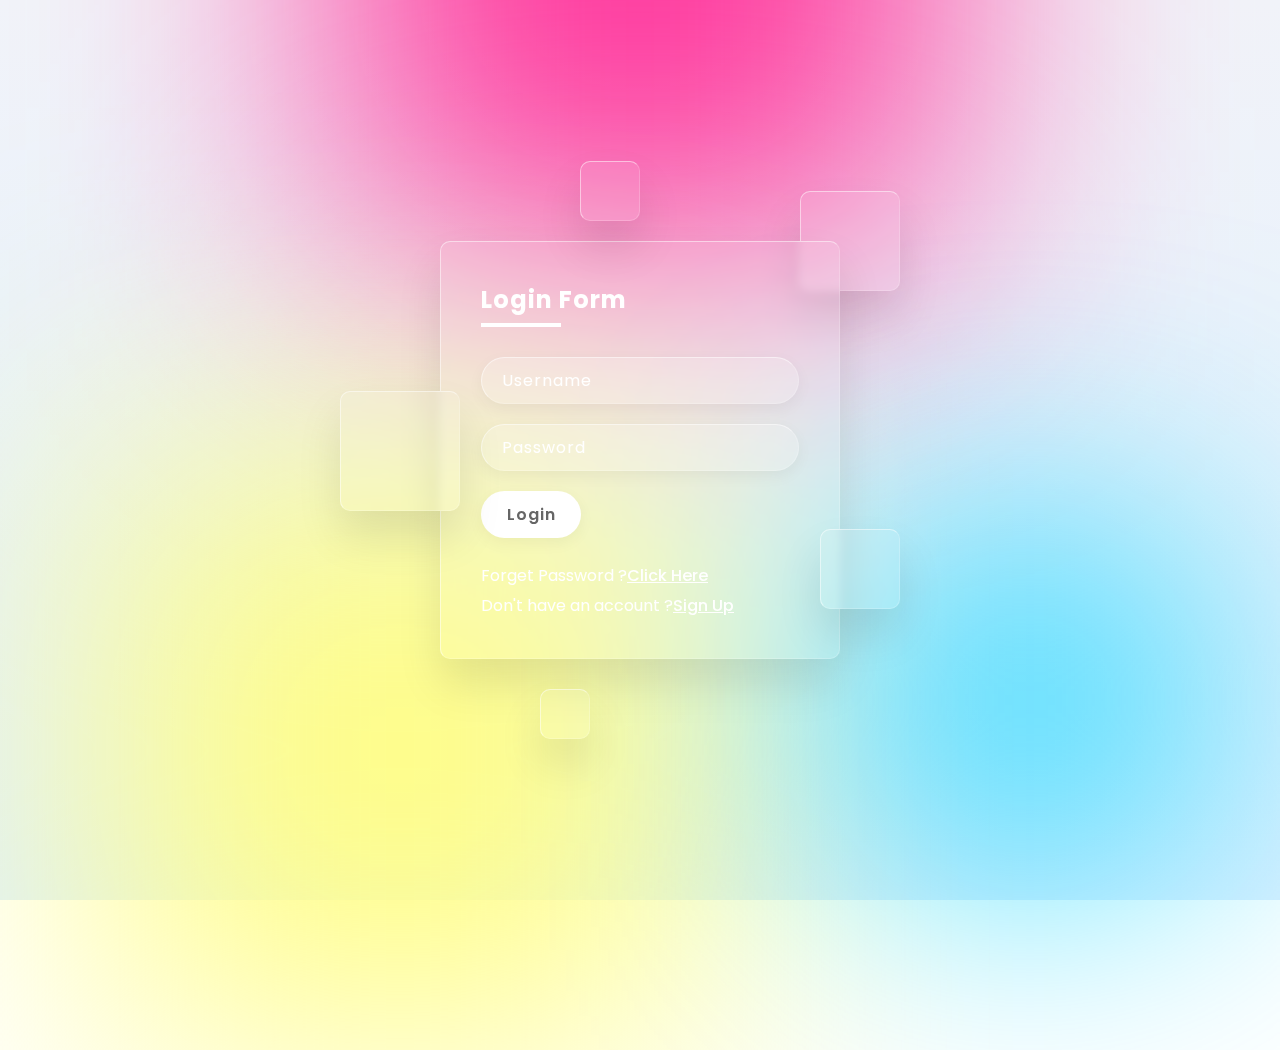
<file: glassmorphism-login-form/index.html>
<!DOCTYPE html>
<html lang="en">
  <head>
    <title></title>
    <meta charset="UTF-8" />
    <meta name="viewport" content="width=device-width, initial-scale=1" />
    <link href="style.css" rel="stylesheet" />
  </head>
  <body>
    <section>
      <div class="color"></div>
      <div class="color"></div>
      <div class="color"></div>
      <div class="box">
        <div class="square" style="--i: 0"></div>
        <div class="square" style="--i: 1"></div>
        <div class="square" style="--i: 2"></div>
        <div class="square" style="--i: 3"></div>
        <div class="square" style="--i: 4"></div>
        <div class="container">
          <div class="form">
            <h2>Login Form</h2>
            <form action="#">
              <div class="inputBox">
                <input type="text" placeholder="Username" />
              </div>
              <div class="inputBox">
                <input type="password" placeholder="Password" />
              </div>
              <div class="inputBox">
                <input type="submit" value="Login" />
              </div>
              <p class="forget">Forget Password ?<a href="#">Click Here</a></p>
              <p class="forget">
                Don't have an account ?<a href="#">Sign Up</a>
              </p>
            </form>
          </div>
        </div>
      </div>
    </section>
  </body>
</html>
</file>
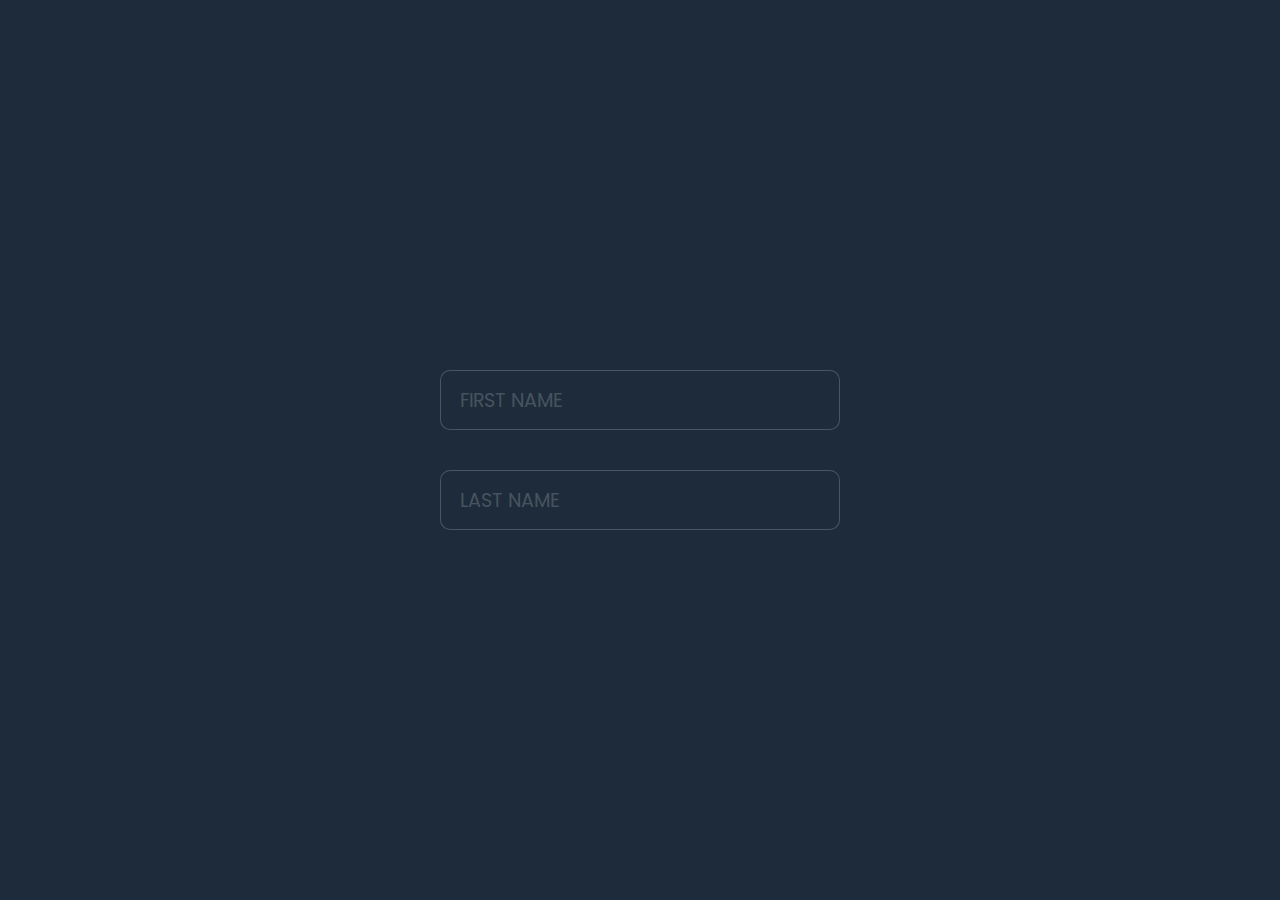
<file: login-form/index.html>
<!DOCTYPE html>
<html lang="en">
  <head>
    <title>Input Field Text Animation</title>
    <meta charset="UTF-8" />
    <meta name="viewport" content="width=device-width, initial-scale=1" />
    <link href="style.css" rel="stylesheet" />
  </head>
  <body>
    <form action="#">
      <div class="inputBox">
        <input type="text" required />
        <span>first name</span>
      </div>
      <div class="inputBox">
        <input type="text" required />
        <span>last name</span>
      </div>
    </form>
  </body>
</html>
</file>
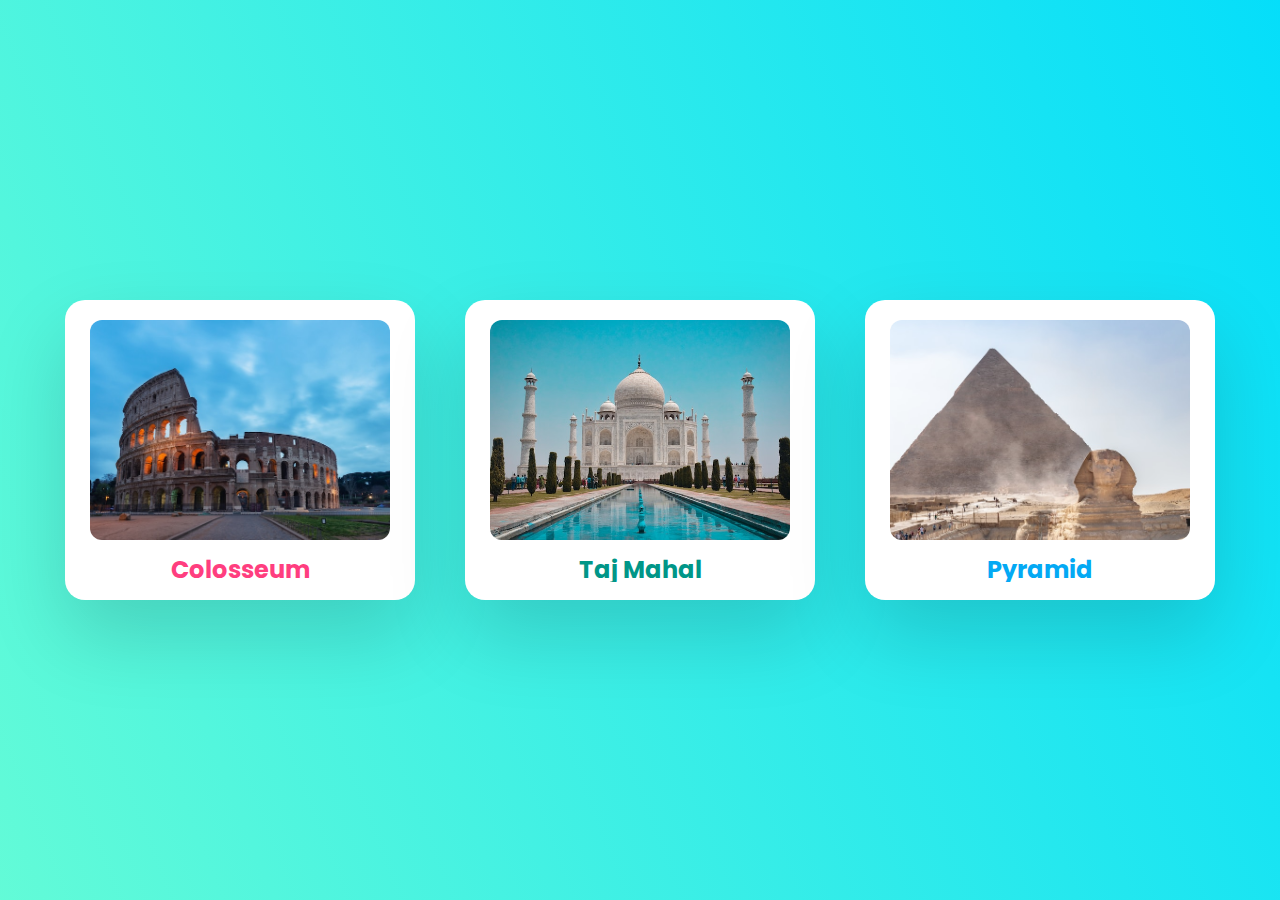
<file: responsive-card-01/index.html>
<!DOCTYPE html>
<html lang="en">
  <head>
    <title>Responsive Card 01</title>
    <meta charset="UTF-8" />
    <meta name="viewport" content="width=device-width, initial-scale=1" />
    <link href="style.css" rel="stylesheet" />
  </head>
  <body>
    <div class="container">
      <div class="card" style="--clr: #ff3e7f">
        <div class="imgBox">
          <img src="..\public\img4.jpg" alt="colosseum" />
        </div>
        <div class="content">
          <h2>colosseum</h2>
          <p>
            Labore maxime voluptatibus incidunt possimus reprehenderit
            dignissimos atque qui ipsum, eaque asperiores, numquam quod, maiores
            quibusdam velit fugit quis eum. Tempora, magnam!
          </p>
          <button>read more</button>
        </div>
      </div>

      <div class="card" style="--clr: #009688">
        <div class="imgBox">
          <img src="..\public\img5.jpg" alt="colosseum" />
        </div>
        <div class="content">
          <h2>taj mahal</h2>
          <p>
            Lorem ipsum dolor, sit amet consectetur adipisicing elit. Nobis
            natus soluta quaerat voluptatem iusto velit voluptatibus nulla quas
            quae?
          </p>
          <button>read more</button>
        </div>
      </div>
      <div class="card" style="--clr: #03a9f4">
        <div class="imgBox">
          <img src="..\public\img6.jpg" alt="colosseum" />
        </div>
        <div class="content">
          <h2>pyramid</h2>
          <p>
            Lorem ipsum dolor sit amet consectetur adipisicing elit. Eligendi
            repudiandae voluptatem fugit quasi, illum quam et quis vel id fuga.
            Accusamus, eum! Quas, expedita!
          </p>
          <button>read more</button>
        </div>
      </div>
    </div>
  </body>
</html>
</file>
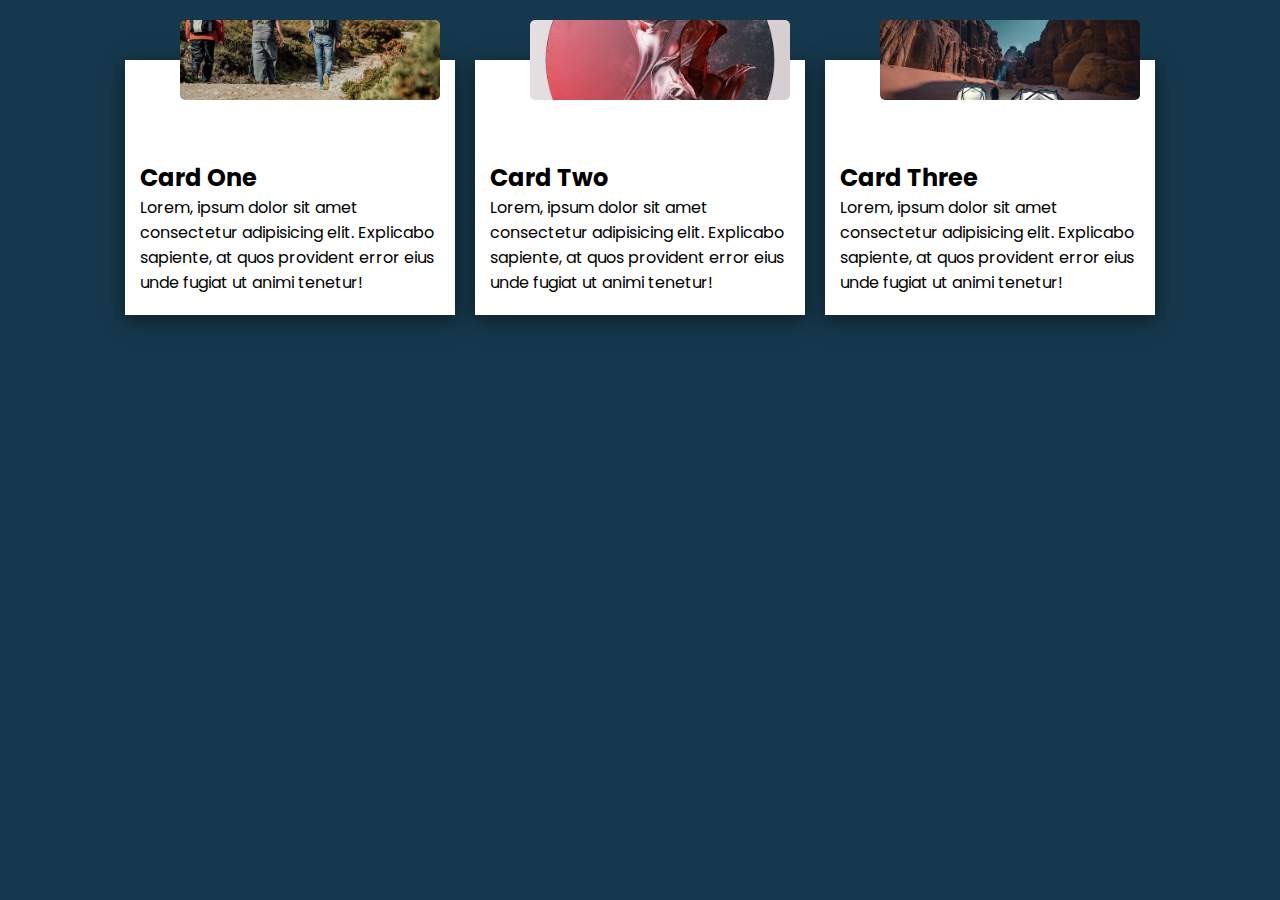
<file: responsive-card/index.html>
<!DOCTYPE html>
<html lang="en">
  <head>
    <title>Responsive Card</title>
    <meta charset="UTF-8" />
    <meta name="viewport" content="width=device-width, initial-scale=1" />
    <link href="style.css" rel="stylesheet" />
  </head>
  <body>
    <div class="container">
      <div class="card">
        <div class="imgBox"><img src="..\public\img1.jpg" alt="img1" /></div>
        <div class="content">
          <h2>Card One</h2>
          <p>
            Lorem, ipsum dolor sit amet consectetur adipisicing elit. Explicabo
            sapiente, at quos provident error eius unde fugiat ut animi tenetur!
          </p>
        </div>
      </div>
      <div class="card">
        <div class="imgBox"><img src="..\public\img2.jpg" alt="img1" /></div>
        <div class="content">
          <h2>Card Two</h2>
          <p>
            Lorem, ipsum dolor sit amet consectetur adipisicing elit. Explicabo
            sapiente, at quos provident error eius unde fugiat ut animi tenetur!
          </p>
        </div>
      </div>
      <div class="card">
        <div class="imgBox"><img src="..\public\img3.jpg" alt="img1" /></div>
        <div class="content">
          <h2>Card Three</h2>
          <p>
            Lorem, ipsum dolor sit amet consectetur adipisicing elit. Explicabo
            sapiente, at quos provident error eius unde fugiat ut animi tenetur!
          </p>
        </div>
      </div>
    </div>
  </body>
</html>
</file>
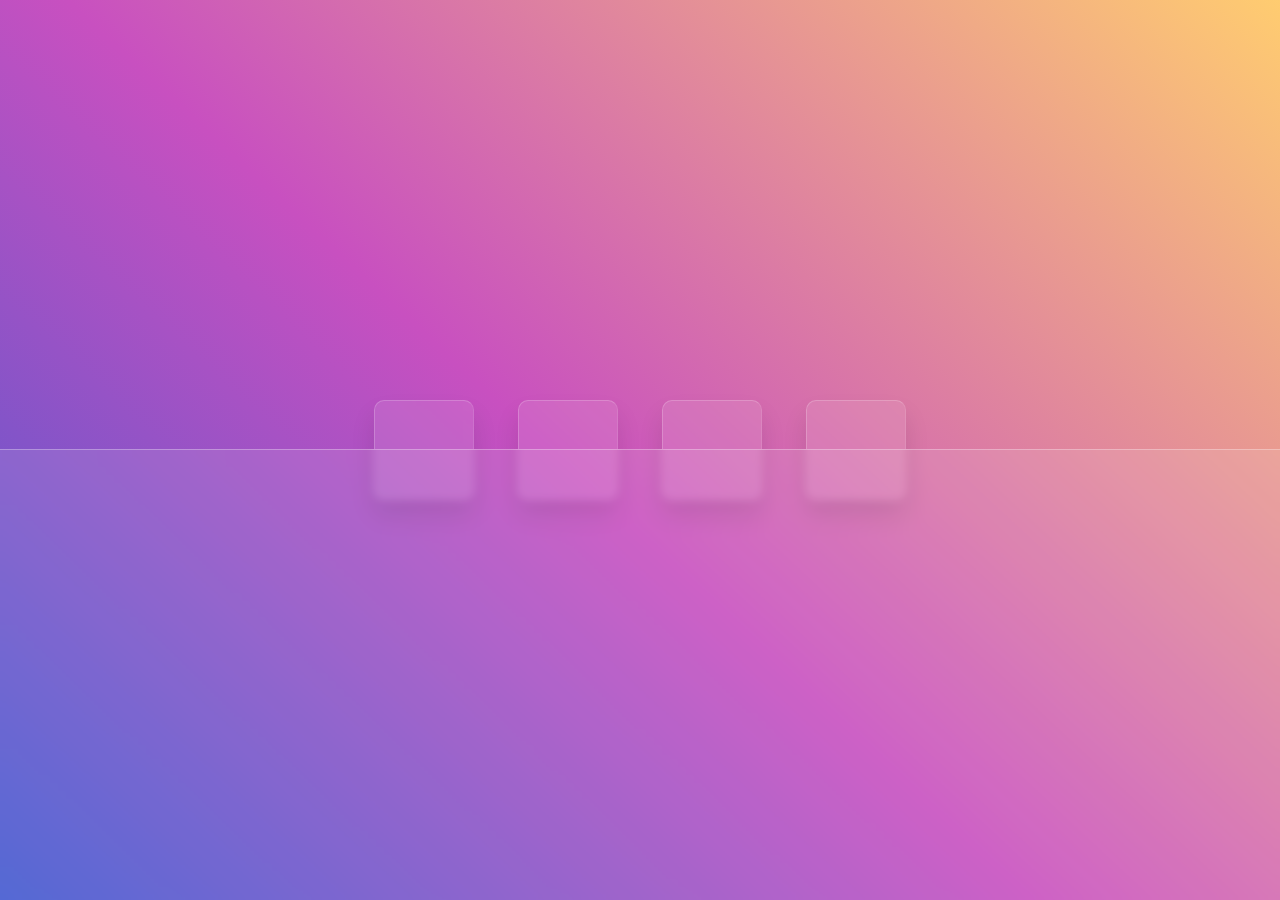
<file: z-index/index.html>
<!DOCTYPE html>
<html lang="en">
  <head>
    <title></title>
    <meta charset="UTF-8" />
    <meta name="viewport" content="width=device-width, initial-scale=1" />
    <link href="style.css" rel="stylesheet" />
    <link
      rel="stylesheet"
      href="https://cdnjs.cloudflare.com/ajax/libs/font-awesome/6.4.0/css/all.min.css"
      integrity="sha512-iecdLmaskl7CVkqkXNQ/ZH/XLlvWZOJyj7Yy7tcenmpD1ypASozpmT/E0iPtmFIB46ZmdtAc9eNBvH0H/ZpiBw=="
      crossorigin="anonymous"
      referrerpolicy="no-referrer"
    />
  </head>
  <body>
    <section>
      <ul>
        <li>
          <a href="#"><i class="fa-brands fa-facebook-f"></i></a>
        </li>
        <li><i class="fa-brands fa-twitter"></i></li>
        <li><i class="fa-brands fa-paypal"></i></li>
        <li><i class="fa-brands fa-google"></i></li>
      </ul>
    </section>
  </body>
</html>
</file>
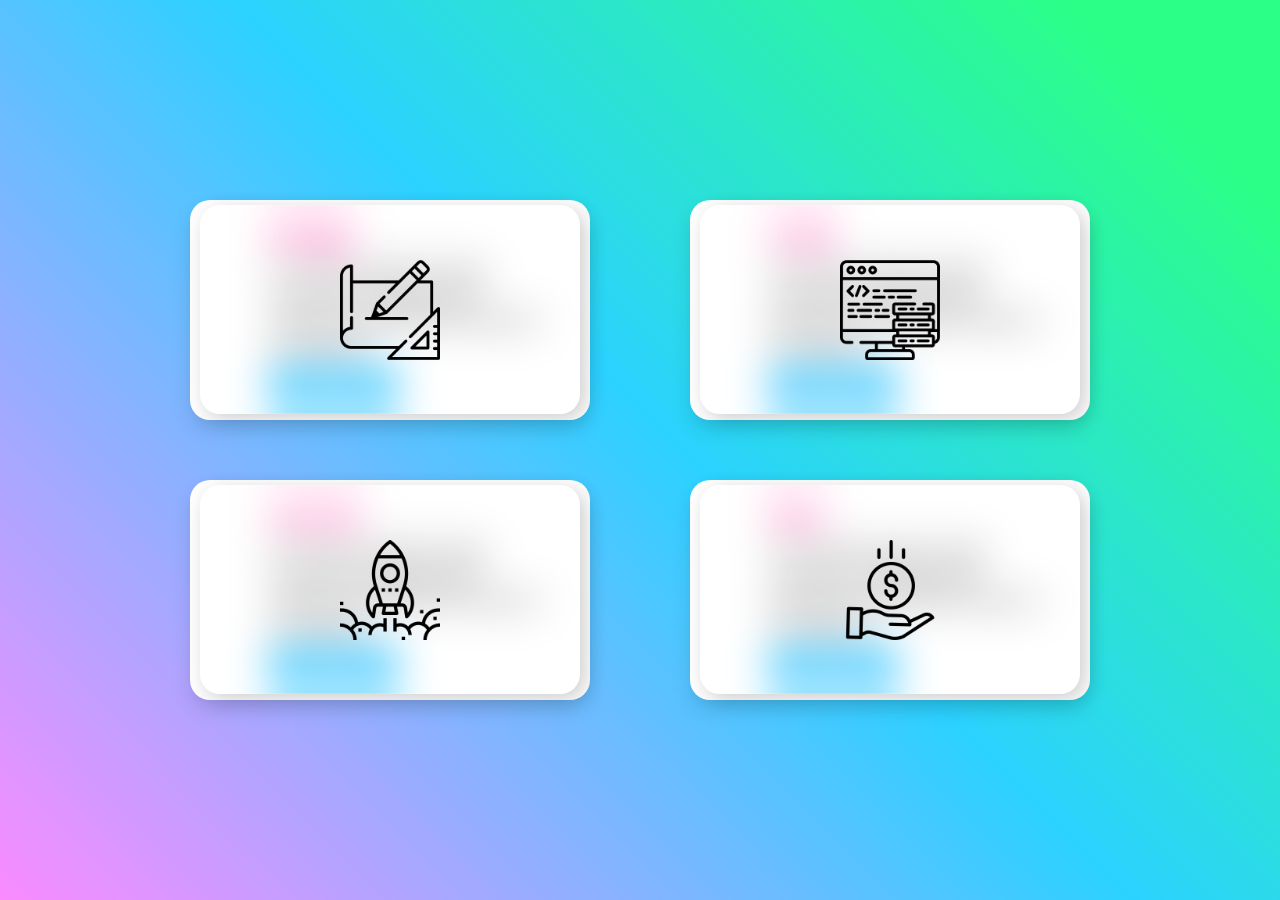
<file: cards/glass-morphism-cards/index.html>
<!DOCTYPE html>
<html lang="en">
  <head>
    <title>Glass Morphism Card</title>
    <meta charset="UTF-8" />
    <meta name="viewport" content="width=device-width, initial-scale=1" />
    <link href="style.css" rel="stylesheet" />
  </head>
  <body>
    <div class="container">
      <div class="card">
        <div class="imgBox"><img src="img1.png" alt="" /></div>
        <div class="content">
          <h2>Design</h2>
          <p>
            Lorem ipsum dolor sit amet, consectetur adipisicing elit. Asperiores
            quas dolorem quos sint eius eligendi.
          </p>
          <a href="#">Read More</a>
        </div>
      </div>
      <div class="card">
        <div class="imgBox"><img src="img2.png" alt="" /></div>
        <div class="content">
          <h2>Code</h2>
          <p>
            Lorem ipsum dolor sit amet, consectetur adipisicing elit. Asperiores
            quas dolorem quos sint eius eligendi.
          </p>
          <a href="#">Read More</a>
        </div>
      </div>
      <div class="card">
        <div class="imgBox"><img src="img3.png" alt="" /></div>
        <div class="content">
          <h2>Launch</h2>
          <p>
            Lorem ipsum dolor sit amet, consectetur adipisicing elit. Asperiores
            quas dolorem quos sint eius eligendi.
          </p>
          <a href="#">Read More</a>
        </div>
      </div>
      <div class="card">
        <div class="imgBox"><img src="img4.png" alt="" /></div>
        <div class="content">
          <h2>Earn</h2>
          <p>
            Lorem ipsum dolor sit amet, consectetur adipisicing elit. Asperiores
            quas dolorem quos sint eius eligendi.
          </p>
          <a href="#">Read More</a>
        </div>
      </div>
    </div>
  </body>
</html>
</file>
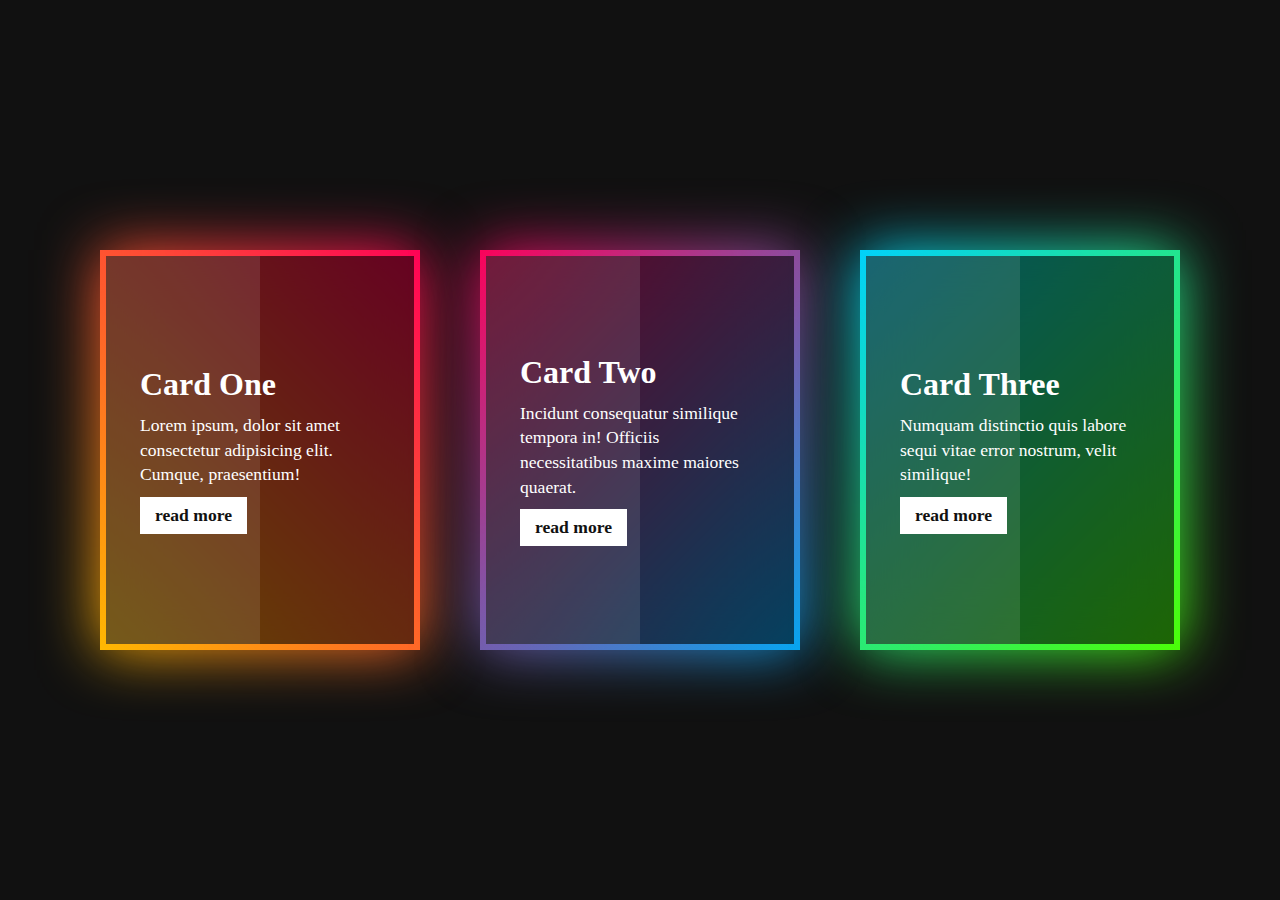
<file: cards/gradient-border/index.html>
<!DOCTYPE html>
<html lang="en">
  <head>
    <title>Gradient Border Cards</title>
    <meta charset="UTF-8" />
    <meta name="viewport" content="width=device-width, initial-scale=1" />
    <link href="style.css" rel="stylesheet" />
  </head>
  <body>
    <div class="container">
      <div class="box">
        <span></span>
        <div class="content">
          <h2>Card One</h2>
          <p>
            Lorem ipsum, dolor sit amet consectetur adipisicing elit. Cumque,
            praesentium!
          </p>
          <a href="#">read more</a>
        </div>
      </div>
      <div class="box">
        <span></span>
        <div class="content">
          <h2>Card Two</h2>
          <p>
            Incidunt consequatur similique tempora in! Officiis necessitatibus
            maxime maiores quaerat.
          </p>
          <a href="#">read more</a>
        </div>
      </div>
      <div class="box">
        <span></span>
        <div class="content">
          <h2>Card Three</h2>
          <p>
            Numquam distinctio quis labore sequi vitae error nostrum, velit
            similique!
          </p>
          <a href="#">read more</a>
        </div>
      </div>
    </div>
  </body>
</html>
</file>
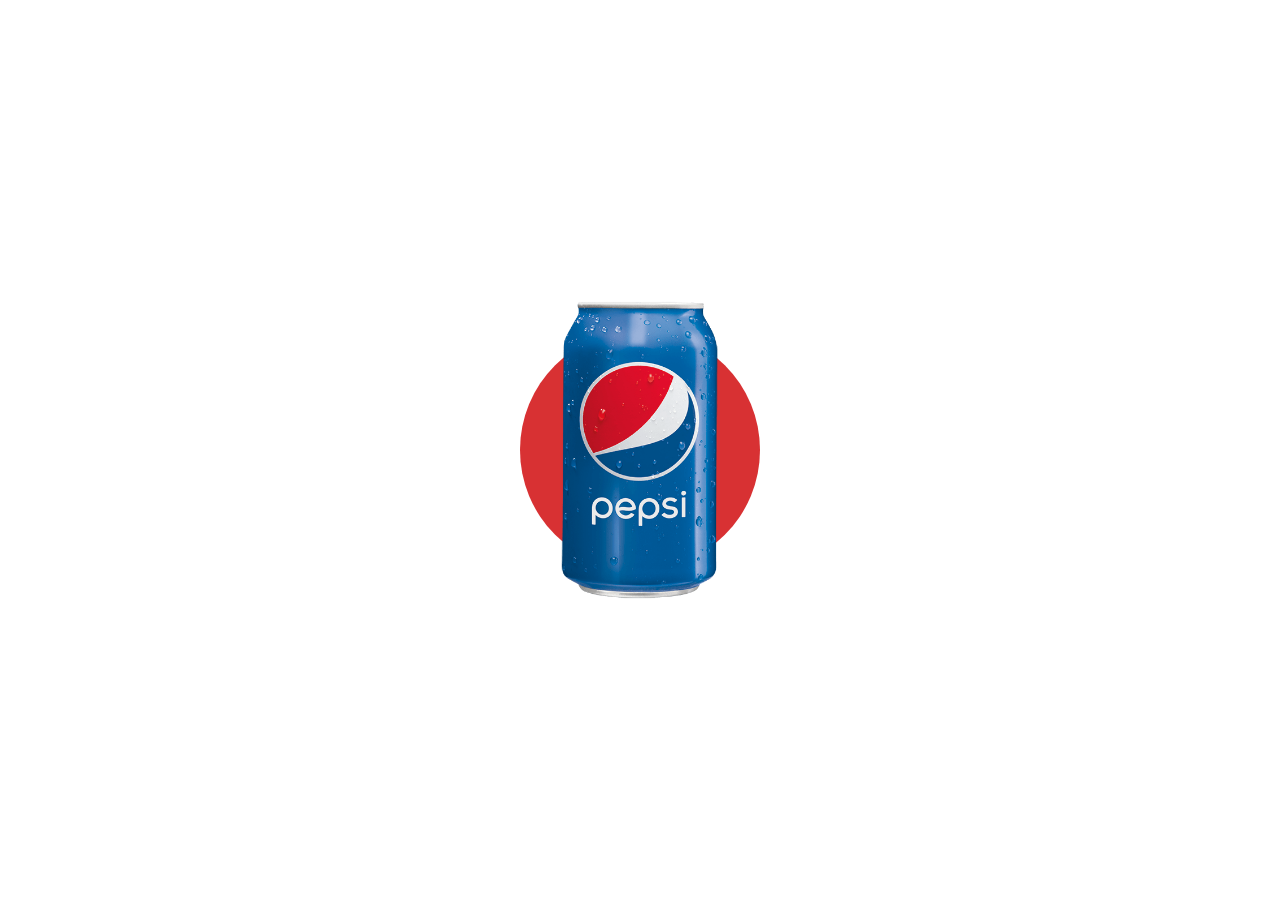
<file: cards/pepsi/index.html>
<!DOCTYPE html>
<html lang="en">
  <head>
    <title>Pepsi Responsive Card</title>
    <meta charset="UTF-8" />
    <meta name="viewport" content="width=device-width, initial-scale=1" />
    <link href="style.css" rel="stylesheet" />
  </head>
  <body>
    <div class="card">
      <div class="circle"></div>
      <div class="content">
        <h2>Pepsi Cola</h2>
        <p>
          Lorem ipsum, dolor sit amet consectetur adipisicing elit. Sequi
          pariatur qui voluptate explicabo sed nihil quibusdam fugit maxime
          perferendis illum.
        </p>
        <a href="#">buy now</a>
      </div>
      <img src="can-pepsi.png" alt="pepsi blue" />
    </div>
  </body>
</html>
</file>
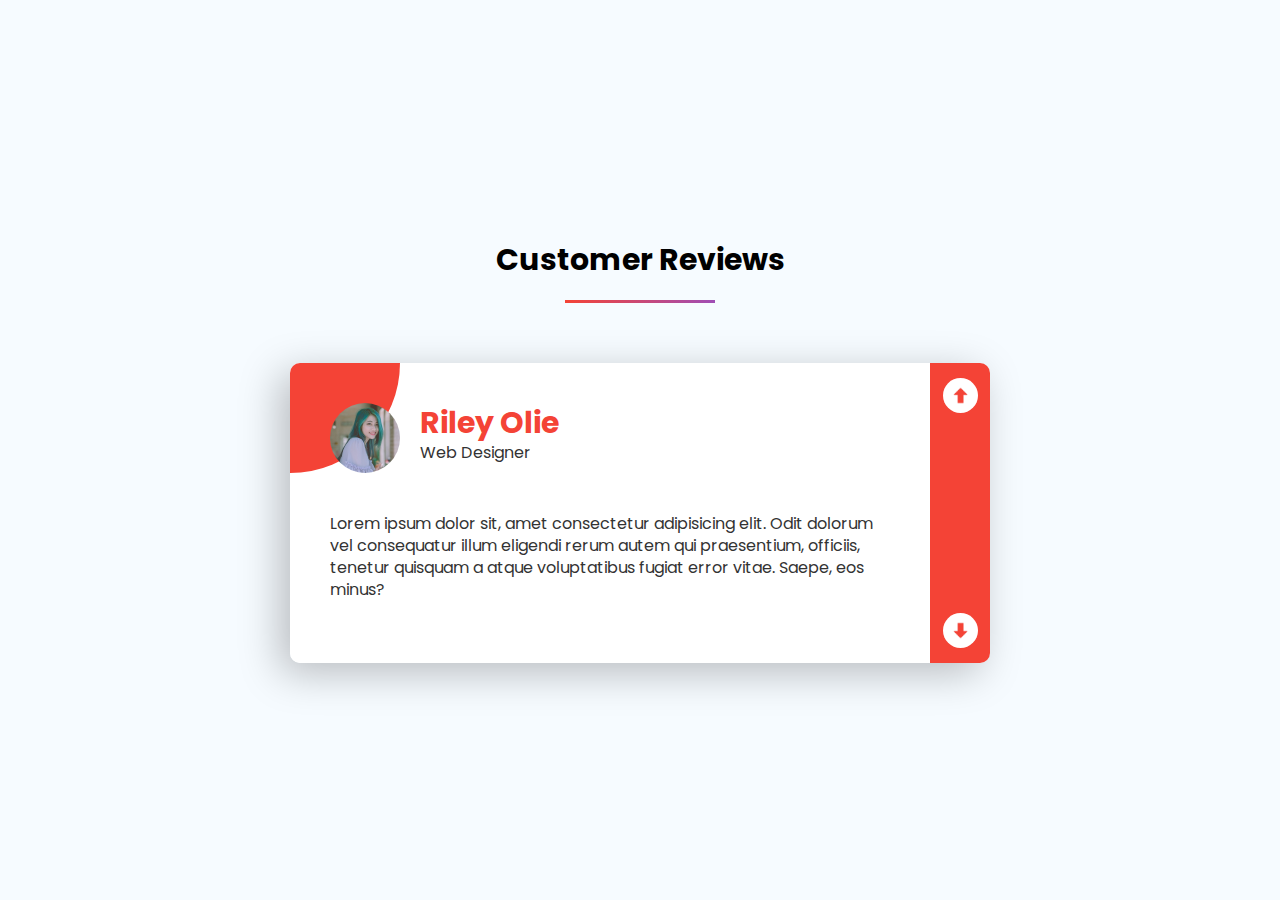
<file: sliders/testimonial-slider-1/index.html>
<!DOCTYPE html>
<html lang="en">
  <head>
    <meta charset="UTF-8" />
    <meta name="viewport" content="width=device-width, initial-scale=1.0" />
    <link rel="stylesheet" href="style.css" />
    <title>Testimonal Slider</title>
  </head>
  <body>
    <div class="hero">
      <h1>Customer Reviews</h1>
      <div class="review-box">
        <div id="slide">
          <div class="card">
            <div class="profile">
              <img src="pic1.jpg" alt="picture1" />
              <div>
                <h3>Riley Olie</h3>
                <p>Web Designer</p>
              </div>
            </div>
            <p>
              Lorem ipsum dolor sit, amet consectetur adipisicing elit. Odit
              dolorum vel consequatur illum eligendi rerum autem qui
              praesentium, officiis, tenetur quisquam a atque voluptatibus
              fugiat error vitae. Saepe, eos minus?
            </p>
          </div>
          <div class="card">
            <div class="profile">
              <img src="pic2.jpg" alt="picture1" />
              <div>
                <h3>Mike Oven</h3>
                <p>UX Designer</p>
              </div>
            </div>
            <p>
              Lorem ipsum dolor sit, amet consectetur adipisicing elit. Odit
              dolorum vel consequatur illum eligendi rerum autem qui
              praesentium, officiis, tenetur quisquam a atque voluptatibus
              fugiat error vitae. Saepe, eos minus?
            </p>
          </div>
          <div class="card">
            <div class="profile">
              <img src="pic3.jpg" alt="picture1" />
              <div>
                <h3>Emily White</h3>
                <p>FrontEnd Engineer</p>
              </div>
            </div>
            <p>
              Lorem ipsum dolor sit, amet consectetur adipisicing elit. Odit
              dolorum vel consequatur illum eligendi rerum autem qui
              praesentium, officiis, tenetur quisquam a atque voluptatibus
              fugiat error vitae. Saepe, eos minus?
            </p>
          </div>
          <div class="card">
            <div class="profile">
              <img src="pic4.jpg" alt="picture1" />
              <div>
                <h3>Detto Fame</h3>
                <p>Web Designer</p>
              </div>
            </div>
            <p>
              Lorem ipsum dolor sit, amet consectetur adipisicing elit. Odit
              dolorum vel consequatur illum eligendi rerum autem qui
              praesentium, officiis, tenetur quisquam a atque voluptatibus
              fugiat error vitae. Saepe, eos minus?
            </p>
          </div>
        </div>
        <div class="sidebar">
          <img src="up-arrow.png" id="upArrow" alt="" />
          <img src="down-arrow.png" id="downArrow" alt="" />
        </div>
      </div>
    </div>
    <script>
      const slide = document.getElementById("slide");
      const upArrow = document.getElementById("upArrow");
      const downArrow = document.getElementById("downArrow");
      const cards = document.getElementsByClassName("card");
      const slide_count = cards.length;

      let x = 0;

      upArrow.addEventListener("click", () => {
        if (x > -(slide_count - 1) * 300) {
          x = x - 300;
          slide.style.top = x + "px";
        }
      });

      downArrow.addEventListener("click", () => {
        if (x < 0) {
          x = x + 300;
          slide.style.top = x + "px";
        }
      });
    </script>
  </body>
</html>
</file>
<file: glassmorphism-login-form/style.css>
@import url("https://fonts.googleapis.com/css2?family=Poppins:wght@300;400;500;600;700;800;900&display=swap");

* {
  padding: 0;
  margin: 0;
  font-family: "Poppins", sans-serif;
  box-sizing: border-box;
}

body {
  overflow: hidden;
}

section {
  height: 100vh;
  background-image: linear-gradient(to bottom, #f1f4f9, #dff1ff);
  display: flex;
  justify-content: center;
  align-items: center;
}

section .color {
  position: absolute;
  filter: blur(150px);
}

section .color:nth-child(1) {
  width: 600px;
  height: 600px;
  top: -350px;
  background: #ff359b;
}

section .color:nth-child(2) {
  bottom: -150px;
  left: 100px;
  width: 600px;
  height: 600px;
  background: #fffd87;
}

section .color:nth-child(3) {
  bottom: 50px;
  right: 100px;
  width: 300px;
  height: 300px;
  background: #00d2ff;
}

.box {
  position: relative;
}

.container {
  position: relative;
  width: 400px;
  min-height: 400px;
  background: rgba(255, 255, 255, 0.1);
  border-radius: 10px;
  display: flex;
  justify-content: center;
  align-items: center;
  backdrop-filter: blur(5px);
  box-shadow: 0 25px 45px rgba(0, 0, 0, 0.1);
  border: 1px solid rgba(255, 255, 255, 0.5);
  border-right: 1px solid rgba(255, 255, 255, 0.2);
  border-bottom: 1px solid rgba(255, 255, 255, 0.2);
}

.form {
  position: relative;
  width: 100%;
  height: 100%;
  padding: 40px;
}

.form h2 {
  position: relative;
  color: #fff;
  font-size: 24px;
  font-weight: 700;
  letter-spacing: 1px;
  margin-bottom: 40px;
}

.form h2::before {
  content: "";
  position: absolute;
  background: #fff;
  width: 80px;
  height: 4px;
  bottom: -10px;
  left: 0;
}

.form .inputBox {
  width: 100%;
  margin-top: 20px;
}

.form .inputBox input {
  width: 100%;
  background: rgba(255, 255, 255, 0.2);
  border: none;
  outline: none;
  padding: 10px 20px;
  border-radius: 35px;
  border: 1px solid rgba(255, 255, 255, 0.5);
  border-right: 1px solid rgba(255, 255, 255, 0.2);
  border-bottom: 1px solid rgba(255, 255, 255, 0.2);
  font-size: 16px;
  letter-spacing: 1px;
  color: #fff;
  box-shadow: 0 5px 15px rgba(0, 0, 0, 0.05);
}

.form .inputBox input::placeholder {
  color: #fff;
}

.form .inputBox input[type="submit"] {
  background: #fff;
  color: #666;
  max-width: 100px;
  cursor: pointer;
  margin-bottom: 20px;
  font-weight: 600;
}

.forget {
  margin-top: 5px;
  color: #fff;
}

.forget a {
  color: #fff;
  font-weight: 500;
}

.box .square {
  position: absolute;
  border: 1px solid rgba(255, 255, 255, 0.5);
  border-right: 1px solid rgba(255, 255, 255, 0.2);
  border-bottom: 1px solid rgba(255, 255, 255, 0.2);
  box-shadow: 0 25px 45px rgba(0, 0, 0, 0.1);
  background: rgba(255, 255, 255, 0.1);
  backdrop-filter: blur(5px);
  border-radius: 10px;
  animation: animate 10s linear infinite;
  animation-delay: calc(-1s * var(--i));
}

@keyframes animate {
  0%,
  100% {
    transform: translateY(-40px);
  }
  50% {
    transform: translateY(40px);
  }
}

.box .square:nth-child(1) {
  top: -50px;
  right: -60px;
  width: 100px;
  height: 100px;
}

.box .square:nth-child(2) {
  top: 150px;
  left: -100px;
  width: 120px;
  height: 120px;
  z-index: 2;
}

.box .square:nth-child(3) {
  bottom: 50px;
  right: -60px;
  width: 80px;
  height: 80px;
  z-index: 2;
}

.box .square:nth-child(4) {
  bottom: -80px;
  left: 100px;
  width: 50px;
  height: 50px;
  z-index: 2;
}

.box .square:nth-child(5) {
  top: -80px;
  left: 140px;
  width: 60px;
  height: 60px;
  z-index: 2;
}
</file>
<file: login-form/style.css>
@import url("https://fonts.googleapis.com/css2?family=Poppins:wght@300;400;500;600;700;800;900&display=swap");

* {
  margin: 0;
  padding: 0;
  box-sizing: border-box;
  font-family: "Poppins", sans-serif;
}

:root {
  --bk-color: #1d2b3a;
  --active-color: #00dfc4;
}

body {
  display: flex;
  justify-content: center;
  align-items: center;
  background-color: var(--bk-color);
  height: 100vh;
}

form {
  display: flex;
  flex-direction: column;
  justify-content: center;
  align-items: center;
  gap: 40px;
  width: 400px;
}

form .inputBox {
  width: 100%;
  height: 60px;
  position: relative;
  display: flex;
  align-items: center;
}

form .inputBox input {
  border: 1px solid rgba(255, 255, 255, 0.2);
  border-radius: 10px;
  width: 100%;
  height: 100%;
  background: var(--bk-color);
  outline: none;
  font-size: 1.5em;
  color: #fff;
  padding: 10px;
}

form .inputBox span {
  position: absolute;
  left: 10px;
  font-size: 1.2em;
  padding: 0 10px;
  font-weight: 400;
  color: rgba(255, 255, 255, 0.2);
  pointer-events: none;
  text-transform: uppercase;
  transition: 0.5s;
  display: inline-block;
  vertical-align: middle;
}

form .inputBox input:valid ~ span,
form .inputBox input:focus ~ span {
  transform: translateX(17px) translateY(-50px);
  scale: 0.6;
  background: var(--bk-color);
  border-left: 2px solid var(--active-color);
  border-right: 2px solid var(--active-color);
  color: var(--active-color);
  letter-spacing: 1px;
}

form .inputBox:nth-child(2) input:valid ~ span,
form .inputBox:nth-child(2) input:focus ~ span {
  background: var(--active-color);
  border-radius: 6px;
  color: var(--bk-color);
}

form .inputBox input:valid,
form .inputBox input:focus {
  border: 1px solid var(--active-color);
}
</file>
<file: responsive-card-01/style.css>
@import url("https://fonts.googleapis.com/css2?family=Poppins:wght@300;400;500;600;700;800;900&display=swap");

* {
  font-family: "Poppins", sans-serif;
  box-sizing: border-box;
  margin: 0;
  padding: 0;
}

body {
  min-height: 100vh;
  background-image: linear-gradient(
    68.4deg,
    rgba(99, 251, 215, 1) -0.4%,
    rgba(5, 222, 250, 1) 100.2%
  );
  display: flex;
  justify-content: center;
  align-items: center;
}

.container {
  display: flex;
  justify-content: center;
  flex-wrap: wrap;
  gap: 100px 50px;
  padding: 100px 50px;
  /* position: relative; */
}

.card {
  /* margin: 0 20px; */
  width: 350px;
  height: 300px;
  background-color: #fff;
  /* padding: 20px 40px; */
  position: relative;
  /* flex-shrink: 0; */
  border-radius: 20px;
  box-shadow: 0 35px 80px rgba(0, 0, 0, 0.15);
  transition: 0.5s;
  display: flex;
  justify-content: center;
  align-items: flex-start;
}

.card:hover {
  height: 400px;
}

.card .content {
  width: 100%;
  display: flex;
  flex-direction: column;
  align-items: center;
  position: absolute;
  top: 252px;
  overflow-y: hidden;
  height: 30px;
  transition: 0.5s;
  padding: 0 30px;
}

.card:hover .content {
  top: 130px;
  height: 250px;
}

.card .content h2 {
  font-size: 1.5em;
  font-weight: 700;
  text-transform: capitalize;
  color: var(--clr);
}

.card .content button {
  background-color: var(--clr);
  border: none;
  /* font-weight: 600; */
  font-size: 1.2em;
  color: #fff;
  border-radius: 8px;
  position: relative;
  top: 15px;
  width: 7.5em;
  height: 2.2em;
}

.card .imgBox {
  border-radius: 12px;
  height: 220px;
  width: 300px;
  overflow: hidden;
  position: absolute;
  top: 20px;
  transition: 0.5s;
}

.card:hover .imgBox {
  top: -100px;
  scale: 0.75;
  box-shadow: 0 15px 45px rgba(0, 0, 0, 0.15);
}

.card img {
  width: 100%;
  height: 100%;
  object-fit: cover;
  left: 50px;
}
</file>
<file: responsive-card/style.css>
@import url("https://fonts.googleapis.com/css2?family=Poppins:wght@300;400;500;600;700;800;900&display=swap");

* {
  margin: 0;
  padding: 0;
  /* box-sizing: border-box; */
  font-family: "Poppins", sans-serif;
}

body {
  display: flex;
  justify-content: center;
  align-items: center;
  background-color: #16384c;
}

.container {
  display: flex;
  flex-wrap: wrap;
  justify-content: center;
  align-items: center;
  width: 1100px;
  padding: 30px;
}

.card {
  position: relative;
  max-width: 300px;
  height: 215px;
  padding: 20px 15px;
  margin: 30px 10px;
  transition: 0.3s ease-in-out;
  background: #fff;
  display: flex;
  flex-direction: column;
  box-shadow: 0 5px 20px rgba(0, 0, 0, 0.5);
}

.card:hover {
  /* margin-top: 20px; */
  height: 420px;
}
.card .imgBox {
  position: relative;
  width: 260px;
  height: 260px;
  top: -60px;
  left: 20px;
  border-radius: 5px;
  overflow: hidden;
  margin: 0 auto;
}

.card .imgBox img {
  min-width: 100%;
  height: 100%;
  border-radius: 4px;
  object-fit: cover;
}

/* .card .content { */
/*   position: absolute; */
/*   width: 300px; */
/*   height: 245px; */
/*   background-color: #fff; */
/*   top: 45px; */
/*   z-index: -1; */
/*   border-radius: 5px; */
/*   display: flex; */
/*   flex-direction: column; */
/*   justify-content: flex-end; */
/*   transition: 0.5s; */
/* } */
/**/
/* .card .content h2 { */
/*   text-align: center; */
/*   letter-spacing: -1px; */
/* } */
/**/
/* .card .content p { */
/*   padding: 0 30px; */
/*   text-align: center; */
/*   font-weight: 500; */
/*   line-height: 1.5em; */
/*   margin-bottom: 30px; */
/* } */
/**/
/* .card:hover .content { */
/*   height: 420px; */
/* } */
</file>
<file: z-index/style.css>
* {
  padding: 0;
  margin: 0;
  box-sizing: border-box;
}

body {
  background-color: #4158d0;
  background-image: linear-gradient(
    43deg,
    #4158d0 0%,
    #c850c0 46%,
    #ffcc70 100%
  );
  display: flex;
  justify-content: center;
  align-items: center;
  height: 100vh;
}

section {
  display: flex;
  justify-content: center;
  align-items: center;
  width: 100%;
}

ul {
  display: flex;
  justify-content: space-evenly;
  align-items: center;
  width: 100%;
  max-width: 600px;
}

ul li {
  overflow: hidden;
  position: relative;
  list-style: none;
  font-size: 4em;
  display: flex;
  justify-content: center;
  align-items: center;
  background: rgba(255, 255, 255, 0.1);
  backdrop-filter: blur(4px);
  width: 100px;
  height: 100px;
  border-radius: 10px;
  color: #fff;
  box-shadow: 0 15px 25px rgba(0, 0, 0, 0.1);
  border: 1px solid rgba(255, 255, 255, 0.2);
  border-right: 1px solid rgba(255, 255, 255, 0.1);
  border-bottom: 1px solid rgba(255, 255, 255, 0.1);
  top: 0;
  z-index: 1;
  transition: top 0.5s, transform 0.5s, z-index 0s;
  transition-delay: 0.5s, 0s, 0.5s;
  margin: 0 10px;
}

ul li:hover {
  top: -50px;
  transform: translateY(50px);
  z-index: 11;
  transition-delay: 0s, 0.5s, 0.5s;
}

ul li::before {
  content: "";
  position: absolute;
  background: rgba(255, 255, 255, 0.5);
  backdrop-filter: (5px);
  width: 50%;
  height: 100%;
  left: -100px;
  transform: skewX(45deg);
  transition: transform 0.3s;
}

ul li:hover::before {
  transform: skewX(45deg) translateX(250px);
}
ul li a {
  text-decoration: none;
  color: #fff;
}

section::before {
  content: "";
  position: absolute;
  height: 50%;
  width: 100%;
  bottom: 0;
  border-top: 1px solid rgba(255, 255, 255, 0.3);
  background: rgba(255, 255, 255, 0.1);
  backdrop-filter: blur(4px);
  z-index: 10;
}
</file>
<file: cards/glass-morphism-cards/style.css>
@import url("https://fonts.googleapis.com/css2?family=Poppins:wght@300;400;500;600;700;800;900&display=swap");

* {
  font-family: "Poppins", sans-serif;
  padding: 0;
  margin: 0;
  box-sizing: border-box;
}

body {
  display: flex;
  justify-content: center;
  align-items: center;
  background-color: #fa8bff;
  background-image: linear-gradient(
    45deg,
    #fa8bff 0%,
    #2bd2ff 52%,
    #2bff88 90%
  );
  min-height: 100vh;
}

.container {
  display: flex;
  flex-wrap: wrap;
  justify-content: space-between;
  align-items: center;
  width: 900px;
  margin: 20px;
  /* padding: 20px 0; */
  gap: 60px;
}

.card {
  width: 400px;
  height: 220px;
  background: #fff;
  /* border: 2px solid black; */
  box-shadow: 0 10px 20px rgba(0, 0, 0, 0.1);
  border-radius: 20px;
  position: relative;
  display: flex;
  justify-content: center;
  align-items: center;
  /* margin: 30px 10px; */
}

.card .imgBox {
  width: 95%;
  height: 95%;
  border-radius: 20px;
  position: absolute;
  left: 10px;
  top: 5px;
  background-color: rgba(255, 255, 255, 0.1);
  backdrop-filter: blur(20px);
  box-shadow: 5px 5px 20px rgba(0, 0, 0, 0.2);
  border: 1px solid rgba(255, 255, 255, 0.2);
  /* opacity: 0.2; */
  transform: blur(5px);
  transition: 0.5s;
  z-index: 1;
}

.card:hover .imgBox {
  scale: 0.6;
  left: -110px;
  width: 55%;
}

.card .imgBox img {
  max-width: 100px;
  position: absolute;
  left: 50%;
  top: 50%;
  translate: -50% -50%;
}

.card .content {
  padding: 20px 80px;
  padding-right: 20px;
}

.card .content h2 {
  color: #ff1493;
  margin-bottom: 5px;
}

.card .content a {
  display: inline-block;
  text-decoration: none;
  background: #1ec0ff;
  color: #fff;
  font-weight: 500;
  text-align: center;
  border-radius: 5px;
  padding: 5px 20px;
  font-size: 1em;
  margin-top: 10px;
}

@media (max-width: 899px) {
  .container {
    flex-direction: column;
  }
}

@media (max-width: 551px) {
  .card {
    width: 280px;
    height: 320px;
    margin-top: 80px;
  }
  .card .content {
    padding: 30px;
    padding-top: 90px;
  }

  .card:hover .imgBox,
  .card .imgBox {
    width: 200px;
    height: 180px;
    left: initial;
    top: -90px;
    transition: 0.5s ease-in-out;
  }

  .card:hover .imgBox {
    top: -100px;
    scale: none;
  }
}
</file>
<file: cards/gradient-border/style.css>
* {
  margin: 0;
  padding: 0;
  font-family: consolas;
  box-sizing: border-box;
}

body {
  display: flex;
  justify-content: center;
  align-items: center;
  min-height: 100vh;
  background: #111;
}

.container {
  position: relative;
  display: flex;
  justify-content: center;
  align-items: center;
  padding: 40px 0;
  flex-wrap: wrap;
}

.container .box {
  position: relative;
  width: 320px;
  height: 400px;
  color: #fff;
  display: flex;
  justify-content: center;
  align-items: center;
  margin: 20px 30px;
  transition: 0.5s;
  /* -webkit-box-reflect: below 30px linear-gradient(transparent, white); */
}

.container .box:hover {
  transform: translateY(-20px);
  /* -webkit-box-reflect: below 50px linear-gradient(transparent, white); */
}

.container .box::before {
  content: "";
  position: absolute;
  top: 0;
  left: 0;
  width: 100%;
  height: 100%;
  background: linear-gradient(45deg, #ffbc00, #ff0058);
}

.container .box::after {
  content: "";
  position: absolute;
  top: 0;
  left: 0;
  width: 100%;
  height: 100%;
  background: linear-gradient(45deg, #ffbc00, #ff0058);
  filter: blur(30px);
}

.container .box:nth-child(2)::before,
.container .box:nth-child(2)::after {
  background: linear-gradient(315deg, #03a9f4, #ff0058);
}

.container .box:nth-child(3)::before,
.container .box:nth-child(3)::after {
  background: linear-gradient(315deg, #4dff03, #00d0ff);
}

.container .box span {
  position: absolute;
  top: 6px;
  left: 6px;
  right: 6px;
  bottom: 6px;
  background: rgba(0, 0, 0, 0.6);
  z-index: 1;
}

.container .box span::before {
  position: absolute;
  content: "";
  top: 0;
  left: 0;
  width: 50%;
  height: 100%;
  background: rgba(255, 255, 255, 0.1);
}

.container .box .content {
  position: relative;
  z-index: 10;
  padding: 20px 40px;
}

.container .box .content h2 {
  font-size: 2em;
  color: #fff;
  margin-bottom: 10px;
}

.container .box .content p {
  font-size: 1.1em;
  margin-bottom: 10px;
  line-height: 1.4em;
}

.container .box .content a {
  display: inline-block;
  font-size: 1.1em;
  color: #111;
  background: #fff;
  padding: 8px 15px;
  text-decoration: none;
  font-weight: 700;
}
</file>
<file: cards/pepsi/style.css>
@import url("https://fonts.googleapis.com/css2?family=Poppins:wght@300;400;500;600;700;800;900&display=swap");

* {
  margin: 0;
  padding: 0;
  box-sizing: border-box;
  font-family: "Poppins", sans-serif;
}

body {
  display: flex;
  justify-content: center;
  align-items: center;
  min-height: 100vh;
}

.card {
  position: relative;
  width: 600px;
  height: 350px;
  /* background: #ccc; */
  border-radius: 20px;
  display: flex;
  align-items: center;
}

.card .circle {
  position: absolute;
  top: 0;
  left: 0;
  width: 100%;
  height: 100%;
  border-radius: 20px;
  overflow: hidden;
}

.card .circle::before {
  content: "";
  position: absolute;
  top: 0;
  left: 0;
  width: 100%;
  height: 100%;
  background: #d83133;
  clip-path: circle(120px at center);
  transition: 0.5s;
}

.card:hover .circle::before {
  background-color: #0065c3;
  clip-path: circle(400px at center);
}

.card img {
  position: absolute;
  top: 50%;
  left: 50%;
  height: 300px;
  /* transform: translate(-50%, -50%); */
  translate: -50% -50%;
  transition: 0.5s;
  /* pointer-events: none; */
}

.card:hover img {
  left: 70%;
  scale: 1.5;
  /* transform: translateX(-50%); */
}

.card .content {
  position: relative;
  left: 20%;
  width: 50%;
  padding: 20px 20px 20px 40px;
  /* pointer-events: none; */
  transition: 0.5s;
  opacity: 0;
  visibility: hidden;
  transition-delay: 0.5s 0;
}

.card:hover .content {
  opacity: 1;
  left: 0;
  visibility: visible;
}

.card .content h2 {
  color: #fff;
  text-transform: uppercase;
  font-size: 1.5em;
  line-height: 1em;
  margin-bottom: 10px;
}

.card .content p {
  color: #fff;
}

.card .content a {
  text-decoration: none;
  padding: 10px 20px;
  color: #333;
  font-weight: 700;
  background: #fff;
  display: inline-block;
  margin-top: 10px;
  border-radius: 10px;
  text-transform: capitalize;
}

@media (max-width: 991px) {
  .card {
    width: auto;
    max-width: 350px;
    align-items: flex-start;
    margin: 10px;
  }

  .card:hover {
    height: 700px;
  }

  .card .content {
    width: 100%;
    left: 0;
    padding: 30px;
  }

  .card:hover img {
    left: 50%;
    top: 68%;
    height: 280px;
  }
}

@media (max-width: 420px) {
  .card .content {
    padding: 20px;
  }
}
</file>
<file: sliders/testimonial-slider-1/style.css>
@import url("https://fonts.googleapis.com/css2?family=Poppins:wght@300;400;500;600;700;800;900&display=swap");

* {
  padding: 0;
  margin: 0;
  font-family: "Poppins", sans-serif;
}

.hero {
  width: 100%;
  height: 100vh;
  background: #f6fbff;
  display: flex;
  flex-direction: column;
  align-items: center;
  justify-content: center;
}

h1 {
  font-size: 30px;
  position: relative;;
  margin-bottom: 80px;;
}

h1::after {
  content: "";
  width: 150px;
  height: 3px;
  background: linear-gradient(to right, #f44336, #9f4db5);
  position: absolute;
  bottom: -20px;
  left: 50%;
  transform: translateX(-50%);
}


.review-box {
    width: 90%;
    max-width: 700px;
    height: 300px;
    border-radius: 10px;
    box-shadow: -10px 10px 40px rgba(0,0,0,0.25);
    position: relative;
    overflow: hidden;
}

.card {
    height: 300px;
    padding: 40px;
    color: #333;
    line-height: 22px;
    box-sizing: border-box;
    background: #fff;
    position: relative;
    z-index: 1;
}

.card::before {
    content: '';
    width: 110px;
    height: 110px;
    border-bottom-right-radius: 100%;
    background: #f44336;
    position: absolute;
    top: 0;
    left: 0;
    z-index: -1;
}

.profile {
    display: flex;
    align-items: center;
    margin-bottom: 40px;
    ;
}

.profile img {
    width: 70px;
    border-radius: 50%;
    margin-right: 20px;;
}

.profile h3 {
    font-size: 30px;
    color: #f44336;
    margin-bottom: 8px;
}

#slide {
    width: 100%;
    padding-right: 60px;
    box-sizing: border-box;
    position: absolute;
    top: 0;
    left: 0;
    transition: top 0.5s;

}

.sidebar {
    width: 60px;
    height: 100%;
    padding: 15px 0;
    box-sizing: border-box;
    background-color: #f44336;
    position: absolute;
    right: 0;
    top: 0;
    display: flex;
    flex-direction: column;
    justify-content: space-between;
    align-items: center;
}

.sidebar img {
    width: 25px;
    padding: 5px;
    background: #fff;
    border-radius: 50%;
    cursor: pointer;
}

::selection {
    background: #f44336;
    color: #fff;
}
</file>
